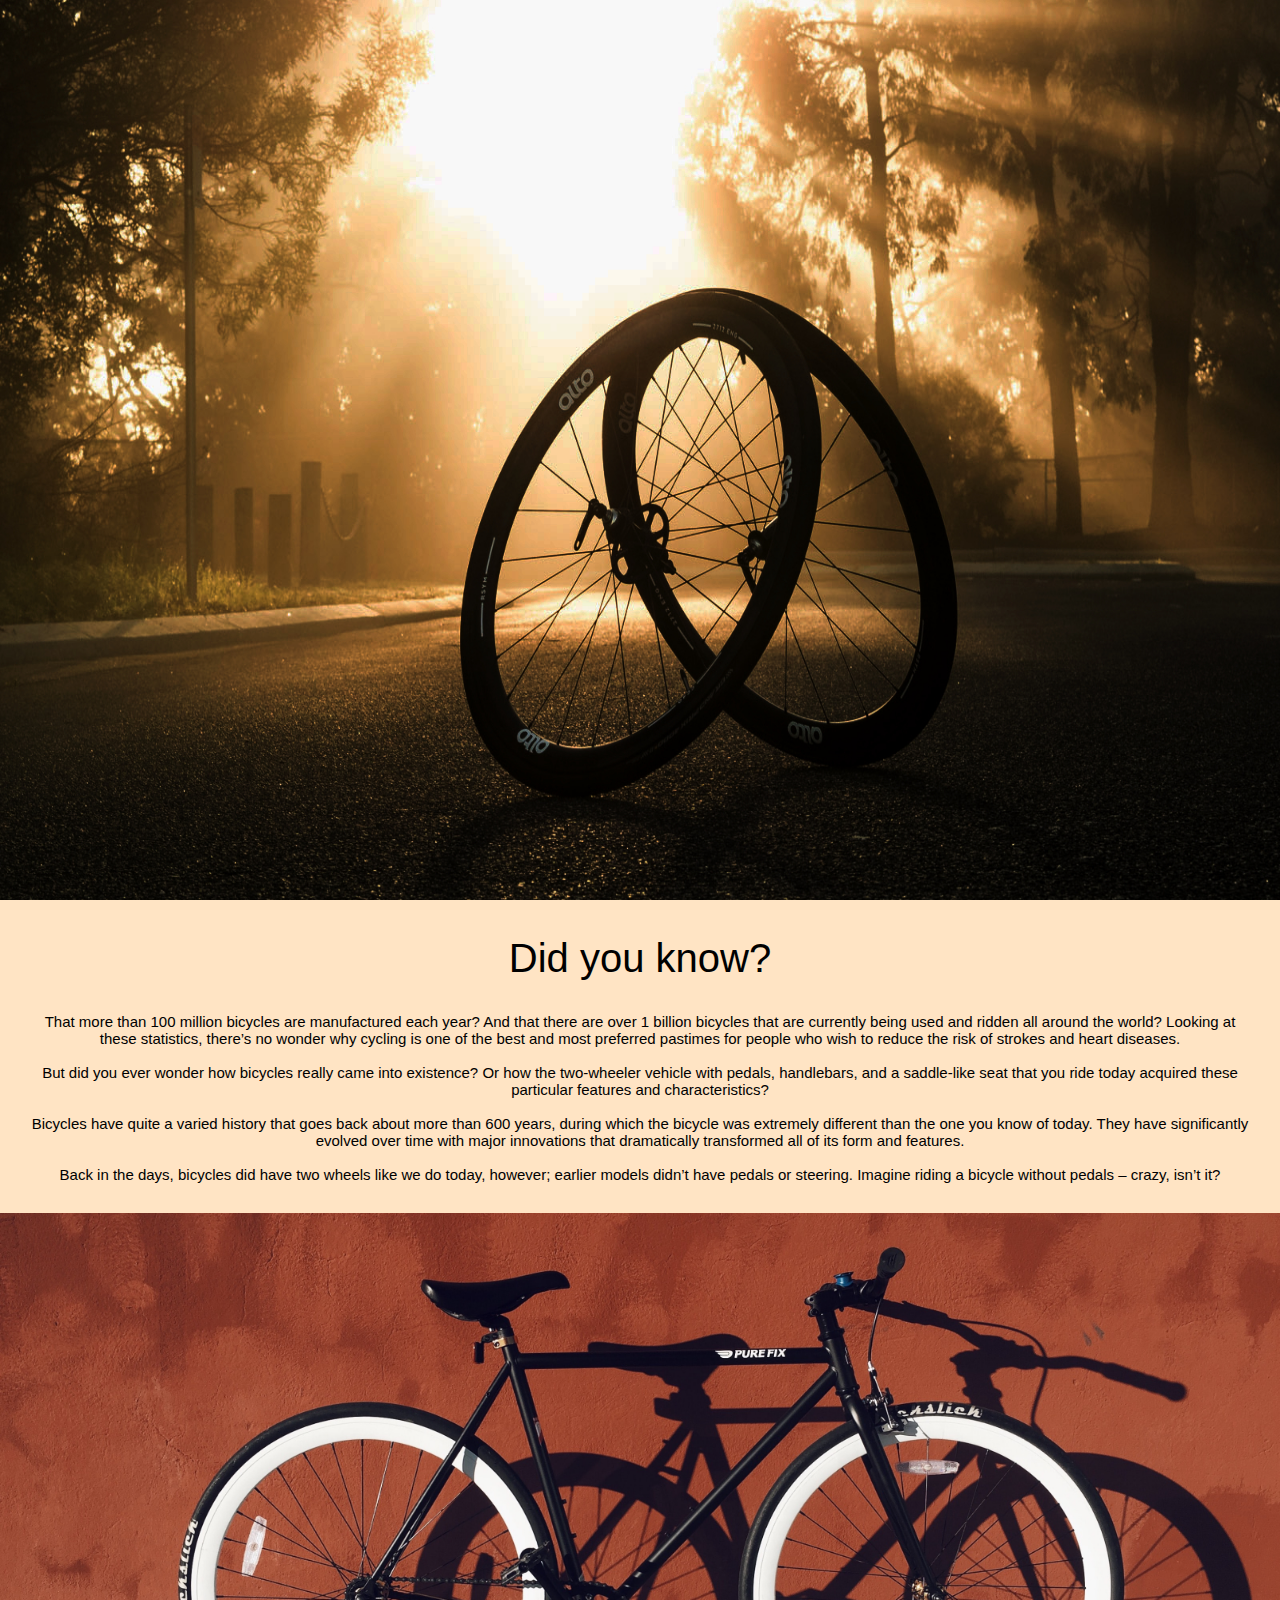
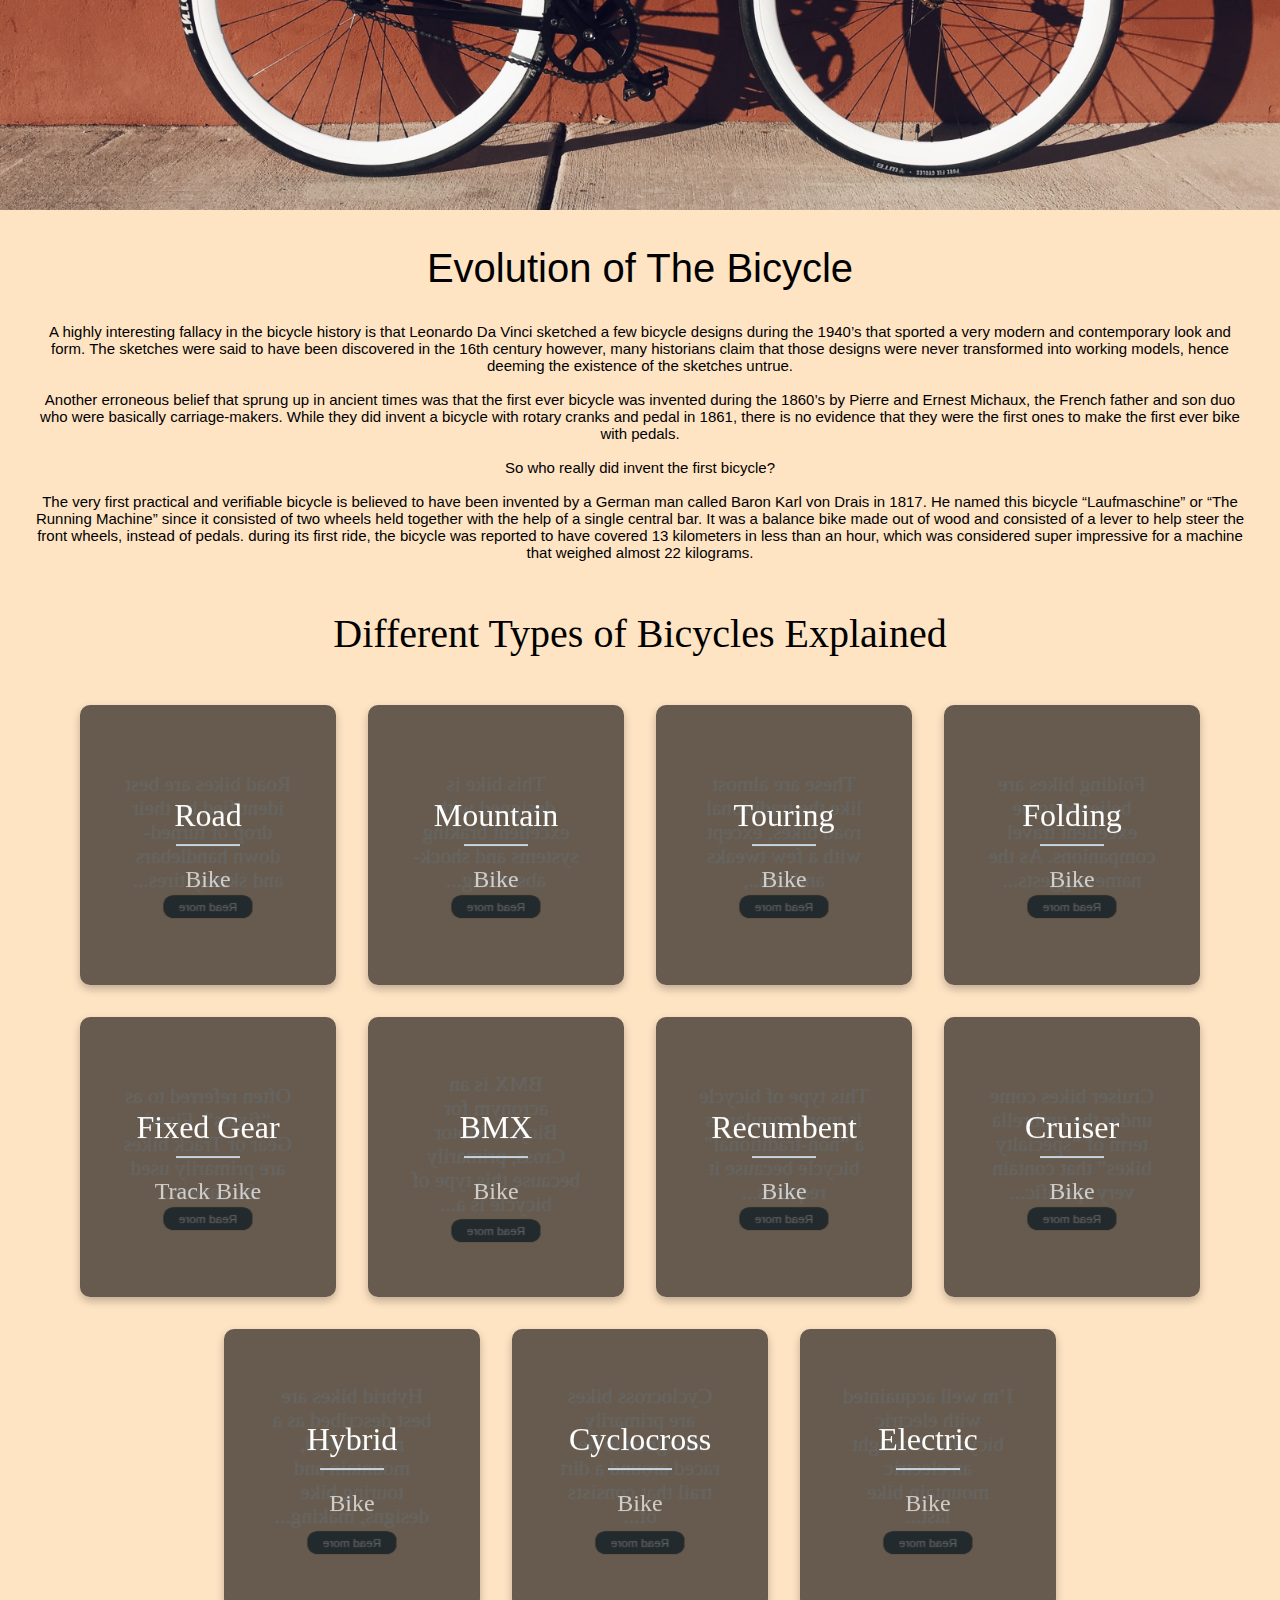
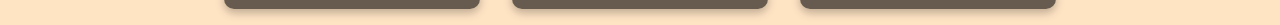
<file: index.html>
<!DOCTYPE html>
<html lang="en">
    <head>
        <title>Cycling world</title>
    </head>
    <body>

        <header>

            <link rel="stylesheet" href="index.css">
            <img src="Images/header1.jpg">

        </header>


        <div class="title">

            <h1>Did you know?</h1> 
            
            <p>That more than 100 million bicycles are manufactured each year? And that there are over 1 billion bicycles that are currently being used and ridden all around the world? Looking at these statistics, there’s no wonder why cycling is one of the best and most preferred pastimes for people who wish to reduce the risk of strokes and heart diseases.<br><br>

                But did you ever wonder how bicycles really came into existence? Or how the two-wheeler vehicle with pedals, handlebars, and a saddle-like seat that you ride today acquired these particular features and characteristics?<br><br>
                
                Bicycles have quite a varied history that goes back about more than 600 years, during which the bicycle was extremely different than the one you know of today. They have significantly evolved over time with major innovations that dramatically transformed all of its form and features.<br><br>
                
                Back in the days, bicycles did have two wheels like we do today, however; earlier models didn’t have pedals or steering. Imagine riding a bicycle without pedals – crazy, isn’t it?
            </p>

        </div>

        <div class="img2">

            <img src="Images/second.jpg">

        </div>

        <div class="subtitle">

            <h1>Evolution of The Bicycle</h1>
            <p>A highly interesting fallacy in the bicycle history is that Leonardo Da Vinci sketched a few bicycle designs during the 1940’s that sported a very modern and contemporary look and form. The sketches were said to have been discovered in the 16th century however, many historians claim that those designs were never transformed into working models, hence deeming the existence of the sketches untrue.<br><br>

                Another erroneous belief that sprung up in ancient times was that the first ever bicycle was invented during the 1860’s by Pierre and Ernest Michaux, the French father and son duo who were basically carriage-makers. While they did invent a bicycle with rotary cranks and pedal in 1861, there is no evidence that they were the first ones to make the first ever bike with pedals.<br><br>
                
                So who really did invent the first bicycle?<br><br>
                
                The very first practical and verifiable bicycle is believed to have been invented by a German man called Baron Karl von Drais in 1817. He named this bicycle “Laufmaschine” or “The Running Machine” since it consisted of two wheels held together with the help of a single central bar. It was a balance bike made out of wood and consisted of a lever to help steer the front wheels, instead of pedals. during its first ride, the bicycle was reported to have covered 13 kilometers in less than an hour, which was considered super impressive for a machine that weighed almost 22 kilograms.<br><br></p>

        </div>

        <div class="type">

            <h1>Different Types of Bicycles Explained </h1>

        </div>

        <div class="wrapper">
            <div class="cols">
                <div class="col" ontouchstart="this.classList.toggle('hover');">
                    <div class="container">
                        <div class="front" style="background-image: url(https://images.unsplash.com/photo-1487803836022-91054ca05fdd?ixlib=rb-1.2.1&ixid=MnwxMjA3fDB8MHxzZWFyY2h8N3x8cm9hZCUyMGJpa2V8ZW58MHx8MHx8&auto=format&fit=crop&w=500&q=60/500/500/)">
                            <div class="inner">
                                <p>Road</p>
                                <span>Bike</span>
                            </div>
                        </div>
                        <div class="back">
                            <div class="inner">
                            <p>Road bikes are best identified by their drop or turned-down handlebars and skinny tires...</p>
                            <a href="road.html" target="_blank">
                            <button class="glow-on-hover" type="button">Read more</button>
                            </a>
                        </div>
                        </div>
                    </div>
                </div>
                <div class="col" ontouchstart="this.classList.toggle('hover');">
                    <div class="container">
                        <div class="front" style="background-image: url(https://images.unsplash.com/photo-1606087492572-424ebe0f2f61?ixlib=rb-1.2.1&ixid=MnwxMjA3fDB8MHxzZWFyY2h8Nnx8bW91bnRhaW4lMjBiaWtlfGVufDB8fDB8fA%3D%3D&auto=format&fit=crop&w=500&q=60/501/501/)">
                            <div class="inner">
                                <p>Mountain</p>
                                <span>Bike</span>
                            </div>
                        </div>
                        <div class="back">
                            <div class="inner">
                                <p>This bike is designed with excellent braking systems and shock-absorbing...</p>
                                <a href="mountain.html" target="_blank">
                                <button class="glow-on-hover" type="button">Read more</button>
                                </a>
                            </div>
                        </div>
                    </div>
                </div>
                <div class="col" ontouchstart="this.classList.toggle('hover');">
                    <div class="container">
                        <div class="front" style="background-image: url(https://images.unsplash.com/photo-1572884901053-b3f1896aea8e?ixlib=rb-1.2.1&ixid=MnwxMjA3fDB8MHxzZWFyY2h8N3x8dG91cmluZyUyMGJpa2V8ZW58MHx8MHx8&auto=format&fit=crop&w=500&q=60/502/502/)">
                            <div class="inner">
                                <p>Touring</p>
                                <span>Bike</span>
                            </div>
                        </div>
                        <div class="back">
                            <div class="inner">
                                <p>These are almost like the traditional road bikes, except with a few tweaks and cha.., </p>
                                <a href="touring.html" target="_blank">
                                <button class="glow-on-hover" type="button">Read more</button>
                                </a>
                            </div>
                        </div>
                    </div>
                </div>
                <div class="col" ontouchstart="this.classList.toggle('hover');">
                    <div class="container">
                        <div class="front" style="background-image: url(https://images.unsplash.com/photo-1629334697871-16eb3935db52?ixlib=rb-1.2.1&ixid=MnwxMjA3fDB8MHxwaG90by1wYWdlfHx8fGVufDB8fHx8&auto=format&fit=crop&w=1112&q=80/503/503/)">
                            <div class="inner">
                                <p>Folding</p>
                                <span>Bike</span>
                            </div>
                        </div>
                        <div class="back">
                            <div class="inner">
                                <p>Folding bikes are believed to be excellent travel companions. As the name suggests...</p>
                                <a href="folding.html" target="_blank">
                                <button class="glow-on-hover" type="button">Read more</button>
                                </a>
                            </div>
                        </div>
                    </div>
                </div>
                <div class="col" ontouchstart="this.classList.toggle('hover');">
                    <div class="container">
                        <div class="front" style="background-image: url(https://images.unsplash.com/photo-1593091816440-27564545a7aa?ixlib=rb-1.2.1&ixid=MnwxMjA3fDB8MHxwaG90by1wYWdlfHx8fGVufDB8fHx8&auto=format&fit=crop&w=1470&q=80/504/504/)">
                            <div class="inner">
                                <p>Fixed Gear</p>
                                <span>Track Bike</span>
                            </div>
                        </div>
                        <div class="back">
                            <div class="inner">
                                <p>Often referred to as “fixies”, Fixed Gear or Track bikes are primarily used for racers...</p>
                                <a href="fixed.html" target="_blank">
                                <button class="glow-on-hover" type="button">Read more</button>
                                </a>
                            </div>
                        </div>
                    </div>
                </div>
                <div class="col" ontouchstart="this.classList.toggle('hover');">
                    <div class="container">
                        <div class="front" style="background-image: url(https://images.unsplash.com/photo-1578741318006-c6b9ddea10dc?ixlib=rb-1.2.1&ixid=MnwxMjA3fDB8MHxzZWFyY2h8MjF8fGJteHxlbnwwfHwwfHw%3D&auto=format&fit=crop&w=500&q=60/505/505/)">
                            <div class="inner">
                                <p>BMX</p>
                                <span>Bike</span>
                            </div>
                        </div>
                        <div class="back">
                            <div class="inner">
                                <p>BMX is an acronym for Bicycle Motor Cross, primarily because this type of bicycle is a...</p>
                                <a href="bmx.html" target="_blank">
                                <button class="glow-on-hover" type="button">Read more</button>
                                </a>
                            </div>
                        </div>
                    </div>
                </div>
                <div class="col" ontouchstart="this.classList.toggle('hover');">
                    <div class="container">
                        <div class="front" style="background-image: url(https://images.unsplash.com/photo-1475666675596-cca2035b3d79?ixlib=rb-1.2.1&ixid=MnwxMjA3fDB8MHxzZWFyY2h8MTN8fHJlY3VtYmVudCUyMGJpa2V8ZW58MHx8MHx8&auto=format&fit=crop&w=500&q=60/506/506/)">
                            <div class="inner">
                                <p>Recumbent</p>
                                <span>Bike</span>
                            </div>
                        </div>
                        <div class="back">
                            <div class="inner">
                                <p>This type of bicycle is more popular as a “non-traditional” bicycle because it requires...</p>
                                <a href="recumbent.html" target="_blank">
                                <button class="glow-on-hover" type="button">Read more</button>
                                </a>
                            </div>
                        </div>
                    </div>
                </div>
                <div class="col" ontouchstart="this.classList.toggle('hover');">
                    <div class="container">
                        <div class="front" style="background-image: url(https://images.unsplash.com/photo-1524453975318-d81a700fa170?ixlib=rb-1.2.1&ixid=MnwxMjA3fDB8MHxzZWFyY2h8MXx8Y3J1aXNlciUyMGJpa2V8ZW58MHx8MHx8&auto=format&fit=crop&w=500&q=60/508/508/)">
                            <div class="inner">
                                <p>Cruiser</p>
                                <span>Bike</span>
                            </div>
                        </div>
                        <div class="back">
                            <div class="inner">
                                <p>Cruiser bikes come under the umbrella term of “specialty bikes” that contain very specific...</p>
                                <a href="cruiser.html" target="_blank">
                                <button class="glow-on-hover" type="button">Read more</button>
                                </a>
                            </div>
                        </div>
                    </div>
                </div>
                <div class="col" ontouchstart="this.classList.toggle('hover');">
                    <div class="container">
                        <div class="front" style="background-image: url(https://images.unsplash.com/photo-1630005749744-327d505aad0a?ixlib=rb-1.2.1&ixid=MnwxMjA3fDB8MHxzZWFyY2h8Mnx8aHlicmlkJTIwYmlrZXxlbnwwfHwwfHw%3D&auto=format&fit=crop&w=500&q=60/508/508/)">
                            <div class="inner">
                                <p>Hybrid</p>
                                <span>Bike</span>
                            </div>
                        </div>
                        <div class="back">
                            <div class="inner">
                                <p>Hybrid bikes are best described as a mix of road, mountain and touring bike designs, making...</p>
                                <a href="hybrid.html" target="_blank">
                                <button class="glow-on-hover" type="button">Read more</button>
                                </a>
                            </div>
                        </div>
                    </div>
                </div>
                <div class="col" ontouchstart="this.classList.toggle('hover');">
                    <div class="container">
                        <div class="front" style="background-image: url(https://images.unsplash.com/photo-1603010047147-0c0f97030a70?ixlib=rb-1.2.1&ixid=MnwxMjA3fDB8MHxzZWFyY2h8MzF8fGN5Y2xvY3Jvc3MlMjBiaWtlfGVufDB8fDB8fA%3D%3D&auto=format&fit=crop&w=500&q=60/508/508/)">
                            <div class="inner">
                                <p>Cyclocross</p>
                                <span>Bike</span>
                            </div>
                        </div>
                        <div class="back">
                            <div class="inner">
                                <p>Cyclocross bikes are primarily designed to be raced around a dirt trail that consists of...</p>
                                <a href="cyclocross.html" target="_blank">
                                <button class="glow-on-hover" type="button">Read more</button>
                                </a>
                            </div>
                        </div>
                    </div>
                </div>
                <div class="col" ontouchstart="this.classList.toggle('hover');">
                    <div class="container">
                        <div class="front" style="background-image: url(https://images.unsplash.com/photo-1620802051782-725fa33db067?ixlib=rb-1.2.1&ixid=MnwxMjA3fDB8MHxzZWFyY2h8MXx8ZWxlY3RyaWMlMjBiaWtlfGVufDB8fDB8fA%3D%3D&auto=format&fit=crop&w=500&q=60/508/508/)">
                            <div class="inner">
                                <p>Electric</p>
                                <span>Bike</span>
                            </div>
                        </div>
                        <div class="back">
                            <div class="inner">
                                <p>I’m well acquainted with electric bicycles. I bought an electric mountain bike last...</p>
                                <a href="electric.html" target="_blank">
                                <button class="glow-on-hover" type="button">Read more</button>
                                </a>
                            </div>
                        </div>
                    </div>
                </div>
            </div>
        </div>




    </body>
</html>
</file>
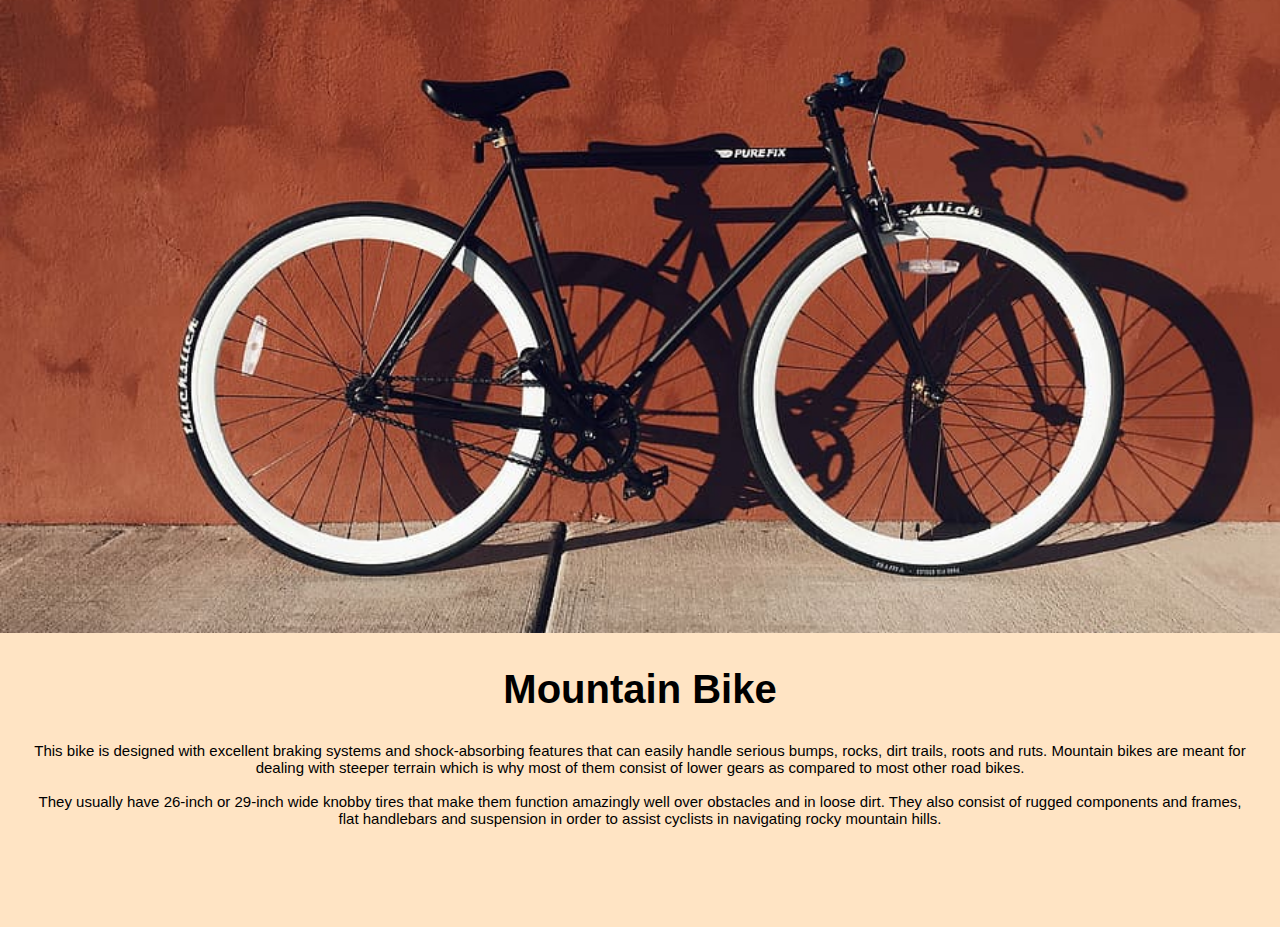
<file: mountain.html>
<!DOCTYPE html>
<html lang="en">
    <head>
        <title>Mountain Bike</title>
    </head>
    <body>
        <header>

            <link rel="stylesheet" href="all.css">
            <img src="Images/2.jpg">

        </header>

        <div class="header">

            <h1>Mountain Bike</h1>

        </div>

        <div class="text">

            <p>This bike is designed with excellent braking systems and shock-absorbing features that can easily handle serious bumps, rocks, dirt trails, roots and ruts.  Mountain bikes are meant for dealing with steeper terrain which is why most of them consist of lower gears as compared to most other road bikes.<br><br>

                They usually have 26-inch or 29-inch wide knobby tires that make them function amazingly well over obstacles and in loose dirt. They also consist of rugged components and frames, flat handlebars and suspension in order to assist cyclists in navigating rocky mountain hills.</p>

        </div>
    </body>
</html>
</file>
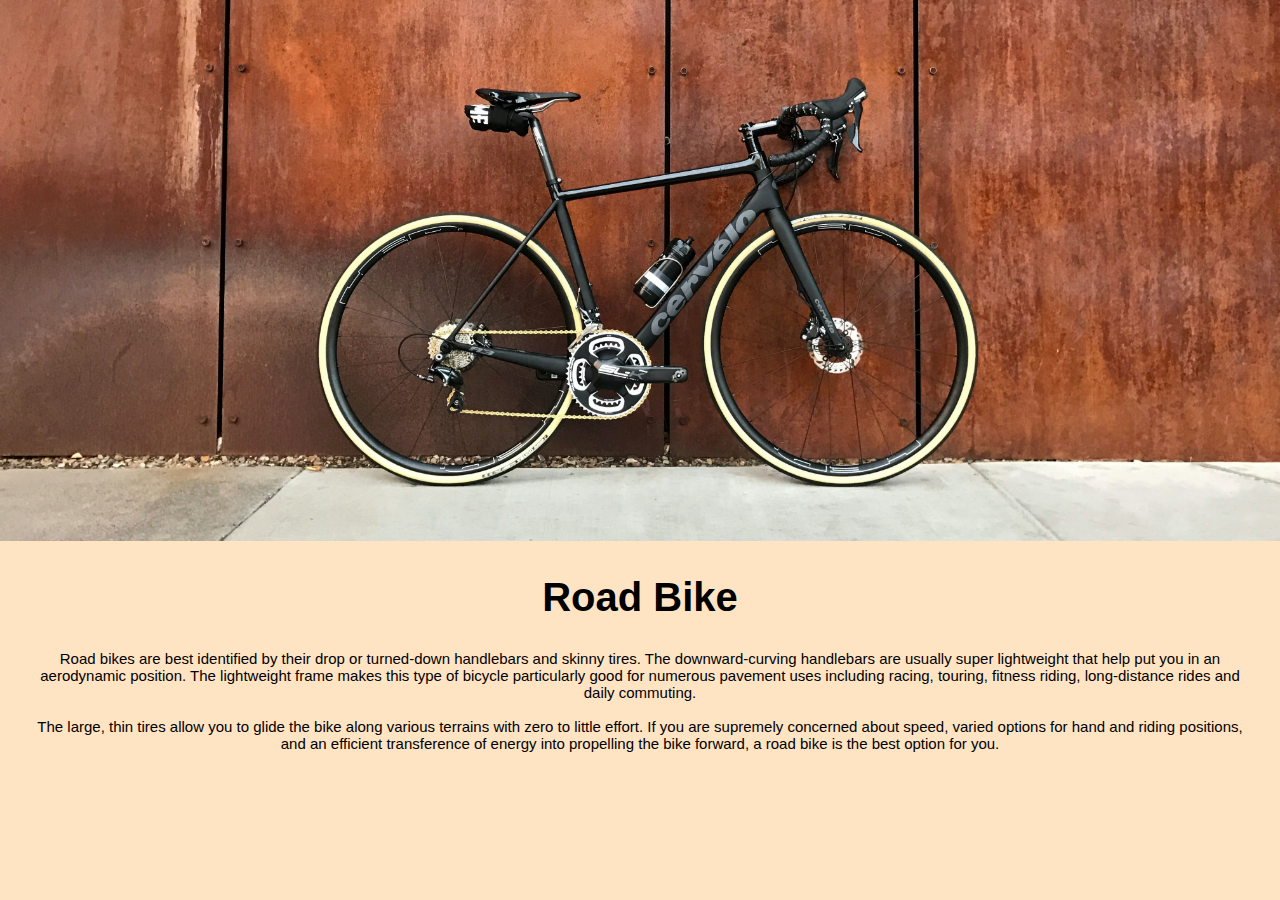
<file: road.html>
<!DOCTYPE html>
<html lang="en">
    <head>
        <title>Road Bike</title>
    </head>
    <body>
        <header>

            <link rel="stylesheet" href="all.css">
            <img src="Images/1.jpg">

        </header>

        <div class="header">

            <h1>Road Bike</h1>

        </div>

        <div class="text">

            <p>Road bikes are best identified by their drop or turned-down handlebars and skinny tires. The downward-curving handlebars are usually super lightweight that help put you in an aerodynamic position. The lightweight frame makes this type of bicycle particularly good for numerous pavement uses including racing, touring, fitness riding, long-distance rides and daily commuting.<br><br>

                The large, thin tires allow you to glide the bike along various terrains with zero to little effort. If you are supremely concerned about speed, varied options for hand and riding positions, and an efficient transference of energy into propelling the bike forward, a road bike is the best option for you.</p>

        </div>
    </body>
</html>
</file>
<file: index.css>
* {
    margin: 0;
    padding: 0;
}


header img {
    position: relative;
    width: 100%;
    height:100vh; 
}

body  {
    background-color: #FFE4C4;
}



.title h1 {
    font-size: 50px;
    text-align: center;
    font-family: Arial, Helvetica, sans-serif;
    /* padding-top: 30px; */
    margin-right: 200px;
    margin-left: 200px;
    color: #000;
    
}



.title p {
    text-align: center;
    font-family: Arial, Helvetica, sans-serif;
    /* padding-top: 30px; */
    margin-right: 200px;
    margin-left: 200px;
    font-size: 25px;
    color: #000;
}

.img2 img {
    height: 100%;
    width: 100%;
    padding-top: 30px;
}


.subtitle h1{
    color: black;
    text-align: center;
    font-family: Arial, Helvetica, sans-serif;
    font-size: 50px;
    color: #000;
    /* padding-top: 30px; */
}

.subtitle p {
    /* padding-top: 30px; */
    text-align: center;
    margin-right: 200px;
    margin-left: 200px;
    font-family: Arial, Helvetica, sans-serif;
    font-size: 25px;
    color: #000;
}

.type {
    text-align: center;
    /* padding-top: 30px; */
    font-size: 50px;
    font-family: Arial, Helvetica, sans-serif;
    /* padding-bottom: 60px; */
    color: #000;
}

.img3 img {
    width: 1000px;
    display: block;
    margin-left: auto;
    margin-right: auto;
    border-radius: 20px;
    margin-bottom: 200px;
}

*{
    margin: 0;
    padding: 0;
    -webkit-box-sizing: border-box;
    box-sizing: border-box;
}

h1{
    font-size: 2.5rem;
    font-family: 'Montserrat';
    font-weight: normal;
    color: #444;
    text-align: center;
    margin: 2rem 0;
}

.wrapper{
    width: 90%;
    margin: 0 auto;
    max-width: 80rem;
}

.cols{
    display: -webkit-box;
    display: -ms-flexbox;
    display: flex;
    -ms-flex-wrap: wrap;
    flex-wrap: wrap;
    -webkit-box-pack: center;
    -ms-flex-pack: center;
    justify-content: center;
}

.col{
    width: calc(25% - 2rem);
    margin: 1rem;
    cursor: pointer;
}

.container{
    -webkit-transform-style: preserve-3d;
    transform-style: preserve-3d;
    -webkit-perspective: 1000px;
    perspective: 1000px;
}

.front,
.back{
    background-size: cover;
    box-shadow: 0 4px 8px 0 rgba(0,0,0,0.25);
    border-radius: 10px;
    background-position: center;
    -webkit-transition: -webkit-transform .7s cubic-bezier(0.4, 0.2, 0.2, 1);
    transition: -webkit-transform .7s cubic-bezier(0.4, 0.2, 0.2, 1);
    -o-transition: transform .7s cubic-bezier(0.4, 0.2, 0.2, 1);
    transition: transform .7s cubic-bezier(0.4, 0.2, 0.2, 1);
    transition: transform .7s cubic-bezier(0.4, 0.2, 0.2, 1), -webkit-transform .7s cubic-bezier(0.4, 0.2, 0.2, 1);
    -webkit-backface-visibility: hidden;
    backface-visibility: hidden;
    text-align: center;
    min-height: 280px;
    height: auto;
    border-radius: 10px;
    color: #fff;
    font-size: 1.5rem;
}

.back{
    background: #cedce7;
    background: -webkit-linear-gradient(45deg,  #cedce7 0%,#596a72 100%);
    background: -o-linear-gradient(45deg,  #cedce7 0%,#596a72 100%);
    background: linear-gradient(45deg,  #cedce7 0%,#596a72 100%);
}

.front:after{
    position: absolute;
    top: 0;
    left: 0;
    z-index: 1;
    width: 100%;
    height: 100%;
    content: '';
    display: block;
    opacity: .6;
    background-color: #000;
    -webkit-backface-visibility: hidden;
    backface-visibility: hidden;
    border-radius: 10px;
}
.container:hover .front,
.container:hover .back{
    -webkit-transition: -webkit-transform .7s cubic-bezier(0.4, 0.2, 0.2, 1);
    transition: -webkit-transform .7s cubic-bezier(0.4, 0.2, 0.2, 1);
    -o-transition: transform .7s cubic-bezier(0.4, 0.2, 0.2, 1);
    transition: transform .7s cubic-bezier(0.4, 0.2, 0.2, 1);
    transition: transform .7s cubic-bezier(0.4, 0.2, 0.2, 1), -webkit-transform .7s cubic-bezier(0.4, 0.2, 0.2, 1);
}

.back{
    position: absolute;
    top: 0;
    left: 0;
    width: 100%;
}

.inner{
    -webkit-transform: translateY(-50%) translateZ(60px) scale(0.94);
    transform: translateY(-50%) translateZ(60px) scale(0.94);
    top: 50%;
    position: absolute;
    left: 0;
    width: 100%;
    padding: 2rem;
    -webkit-box-sizing: border-box;
    box-sizing: border-box;
    outline: 1px solid transparent;
    -webkit-perspective: inherit;
    perspective: inherit;
    z-index: 2;
}

.container .back{
    -webkit-transform: rotateY(180deg);
    transform: rotateY(180deg);
    -webkit-transform-style: preserve-3d;
    transform-style: preserve-3d;
}

.container .front{
    -webkit-transform: rotateY(0deg);
    transform: rotateY(0deg);
    -webkit-transform-style: preserve-3d;
    transform-style: preserve-3d;
}

.container:hover .back{
    -webkit-transform: rotateY(0deg);
            transform: rotateY(0deg);
    -webkit-transform-style: preserve-3d;
            transform-style: preserve-3d;
}

.container:hover .front{
    -webkit-transform: rotateY(-180deg);
            transform: rotateY(-180deg);
    -webkit-transform-style: preserve-3d;
            transform-style: preserve-3d;
}

.front .inner p{
    font-size: 2rem;
    margin-bottom: 2rem;
    position: relative;
}

.front .inner p:after{
    content: '';
    width: 4rem;
    height: 2px;
    position: absolute;
    background: #C6D4DF;
    display: block;
    left: 0;
    right: 0;
    margin: 0 auto;
    bottom: -.75rem;
}

.front .inner span{
    color: rgba(255,255,255,0.7);
    font-family: 'Montserrat';
    font-weight: 300;
}

@media screen and (max-width: 64rem){
    .col{
    width: calc(33.333333% - 2rem);
    }
}

@media screen and (max-width: 48rem){
    .col{
    width: calc(50% - 2rem);
    }
}

@media screen and (max-width: 32rem){
    .col{
    width: 100%;
    margin: 0 0 2rem 0;
    }
}

.glow-on-hover {
    width: 100px;
    height: 25px;
    border: none;
    outline: none;
    color: #fff;
    background: #000;
    cursor: pointer;
    position: relative;
    z-index: 0;
    border-radius: 10px;
}

.glow-on-hover:before {
    content: '';
    background: linear-gradient(45deg, #002bff, #00ffd5, #002bff);
    position: absolute;
    top: -2px;
    left:-2px;
    background-size: 400%;
    z-index: -1;
    filter: blur(5px);
    width: calc(100% + 4px);
    height: calc(100% + 4px);
    animation: glowing 20s linear infinite;
    opacity: 0;
    transition: opacity .3s ease-in-out;
    border-radius: 10px;
}

.glow-on-hover:active {
    color: #000;
}

.glow-on-hover:active:after {
    background: transparent;
}

.glow-on-hover:hover:before {
    opacity: 1;
}

.glow-on-hover:after {
    z-index: -1;
    content: '';
    position: absolute;
    width: 100%;
    height: 100%;
    background: #596a72;
    left: 0;
    top: 0;
    border-radius: 10px;
}

@keyframes glowing {
    0% { background-position: 0 0; }
    50% { background-position: 400% 0; }
    100% { background-position: 0 0; }
}

@media (min-width:320px)  { /* smartphones, iPhone, portrait 480x320 phones */ .title h1 {font-size: 40px; margin-right: 30px; margin-left: 30px; color: #000;} .title p {font-size: 15px; margin-right: 30px; margin-left: 30px} .subtitle h1 {font-size: 40px; margin-right: 30px; margin-left: 30px; color: #000;} .subtitle p {font-size: 15px; margin-right: 30px; margin-left: 30px} .type h1 {font-size: 40px; margin-left: 30px; margin-right: 30px; color: #000;}    }
@media (min-width:481px)  { /* portrait e-readers (Nook/Kindle), smaller tablets @ 600 or @ 640 wide. */ }
@media (min-width:641px)  { /* portrait tablets, portrait iPad, landscape e-readers, landscape 800x480 or 854x480 phones */ }
@media (min-width:961px)  { /* tablet, landscape iPad, lo-res laptops ands desktops */ }
@media (min-width:1025px) { /* big landscape tablets, laptops, and desktops */ }
@media (min-width:1281px) { /* hi-res laptops and desktops */  .title h1 {font-size: 50px; margin-left: 200px; margin-right: 200px;} .title p {font-size: 25px; margin-left: 200px; margin-right: 200px} .subtitle h1 {font-size: 50px; margin-left: 200px; margin-right: 200px;} .subtitle p {font-size: 25px; margin-left: 200px; margin-right: 200px;} .type h1 {font-size: 50px; margin-left: 200px; margin-right: 200px} }
</file>
<file: all.css>
* {
    margin: 0;
    padding: 0;
}


header img {
    position: relative;
    height: 100va;
    width: 100vw;
    padding-bottom: 30px;
}

body  {
    background-color: #FFE4C4;
}

.header {
    font-family: Arial, Helvetica, sans-serif;
    text-align: center;
    font-size: 30px;
}

.text {
    margin-left: 200px;
    margin-right: 200px;
    font-family: Arial, Helvetica, sans-serif;
    font-size: 30px;
    padding-bottom: 100px;
    padding-top: 30px;
}

.header::before {
transform: scaleX(0);
transform-origin: bottom right;
}

.header:hover::before {
transform: scaleX(1);
transform-origin: bottom left;
}

.header::before {
content: " ";
display: block;
position: absolute;
top: 0; right: 0; bottom: 0; left: 0;
inset: 0 0 0 0;
background: #b06047;
z-index: -1;
transition: transform .3s ease;
}

.header {
position: relative;
}

html {
block-size: 100%;
inline-size: 100%;
}



@media (orientation: landscape) {
body {
    grid-auto-flow: column;
}
}



@media (min-width:320px)  { /* smartphones, iPhone, portrait 480x320 phones */  .header h1  {font-size: 40px; margin-right: 30px; margin-left: 30px; text-align: center;} .text  {font-size:15px; margin-right: 30px; margin-left: 30px; text-align: center;} }
@media (min-width:481px)  { /* portrait e-readers (Nook/Kindle), smaller tablets @ 600 or @ 640 wide. */ }
@media (min-width:641px)  { /* portrait tablets, portrait iPad, landscape e-readers, landscape 800x480 or 854x480 phones */ }
@media (min-width:961px)  { /* tablet, landscape iPad, lo-res laptops ands desktops */ }
@media (min-width:1025px) { /* big landscape tablets, laptops, and desktops */ }
@media (min-width:1281px) { /* hi-res laptops and desktops */  .header h1 {font-size: 50px; margin-right: 200px; margin-left: 200px; text-align: center;} .text {font-size: 25px; margin-left: 200px; margin-right: 200px; text-align: center;} }
</file>
